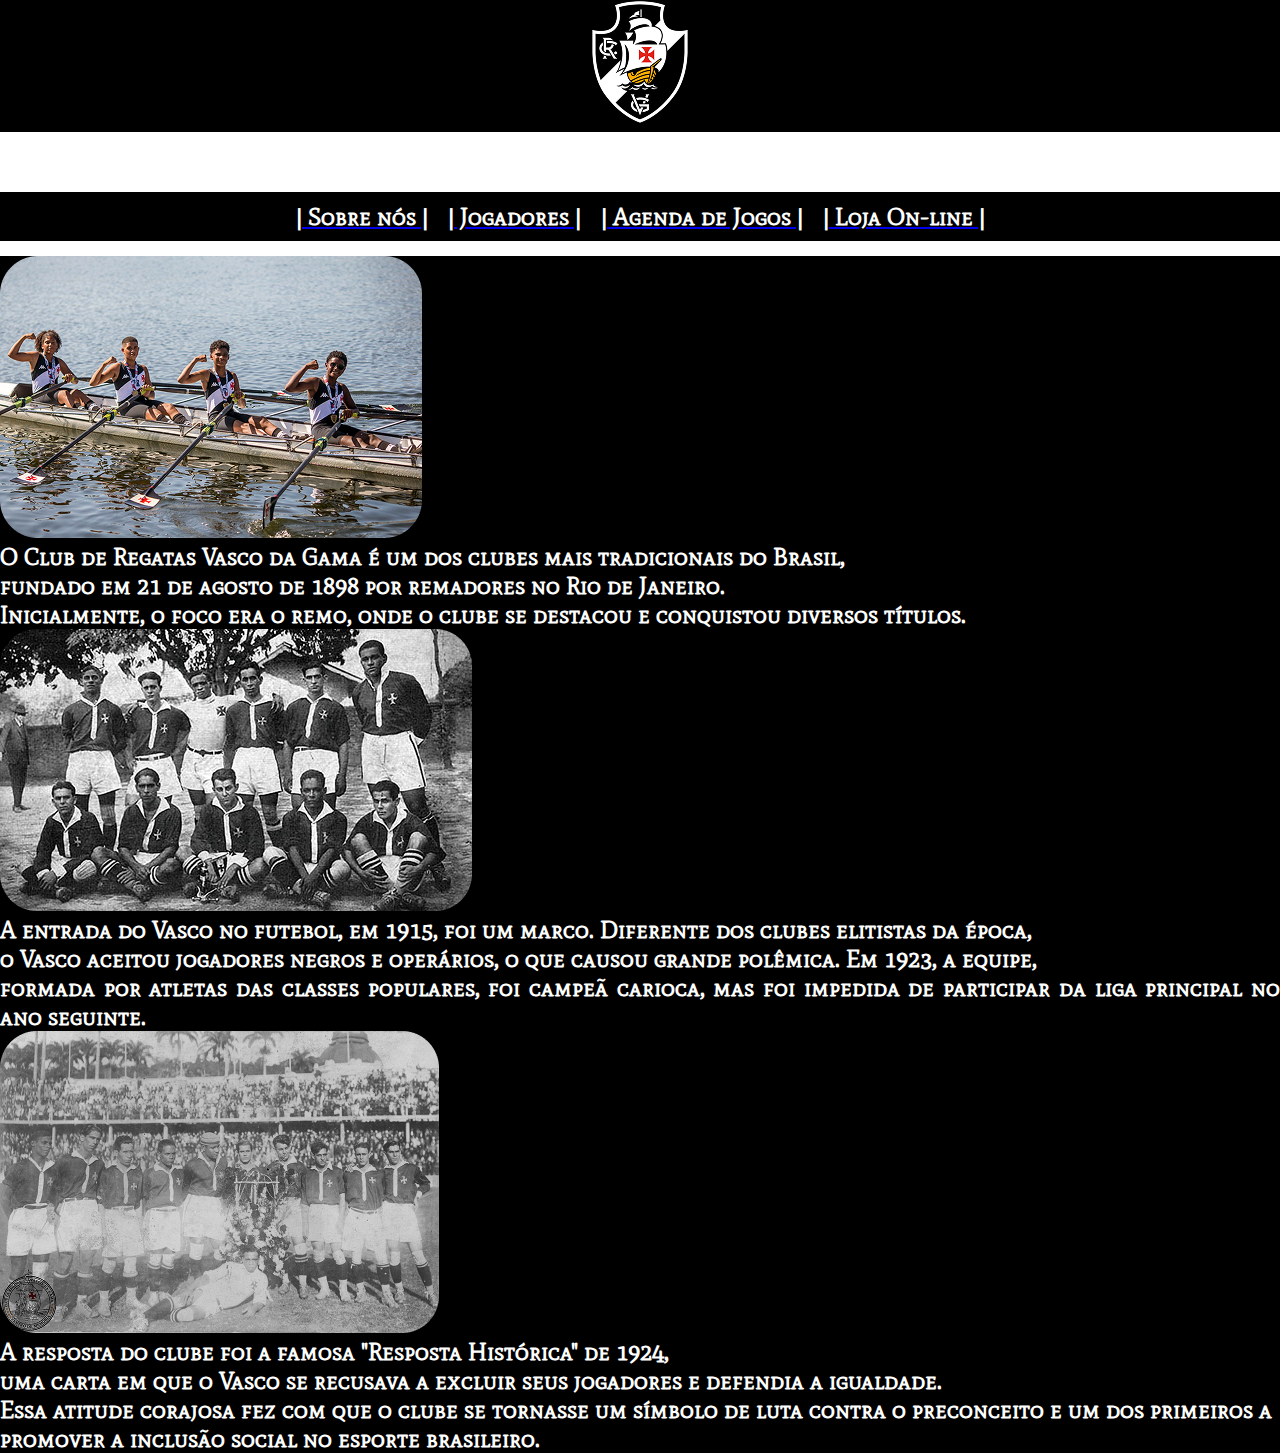
<file: vasco-main/index.html>
<!DOCTYPE html>
<html lang="pt-br">
<head>
    <meta charset="UTF-8" >
    <link rel="stylesheet" href="estilo.css">
    <title>Vasco da Gama</title>
    <link rel="preconnect" href="https://fonts.googleapis.com">
    <link rel="preconnect" href="https://fonts.gstatic.com" crossorigin>
    <link href="https://fonts.googleapis.com/css2?family=Mate+SC&display=swap" rel="stylesheet">
</head>
<body>
            <header id="topo">
                <h1><a href="index.html"><img src="Imagens/logo.png"></a></h1>
            </header> 
            <nav class="topo-menu">
                <a href=" "><h2 class="um"> | Sobre nós | </h2></a>
                <a href="jogadores.html"><h2 class="um">| Jogadores | </h2></a>
                <a href="agendadejogos.html"><h2 class="um">| Agenda de Jogos |</h2></a>
                <a href="lojaonline.html"><h2 class="um">| Loja On-line |   </h2></a>
            </nav>
                    <div class="icones">
                        <article>
                            <img src="Imagens/imagem1.png">
                            <h2 class="texto">O Club de Regatas Vasco da Gama é um dos clubes mais tradicionais do Brasil, <br>
                                fundado em 21 de agosto de 1898 por remadores no Rio de Janeiro. <br>
                                Inicialmente, o foco era o remo, onde o clube se destacou e conquistou diversos títulos. 
                            </h2 class="texto">
                        </article>
                        <article>
                            <img src="Imagens/imagem2.png">
                            <h2 class="texto">A entrada do Vasco no futebol, em 1915, foi um marco. Diferente dos clubes elitistas da época, <br> 
                                o Vasco aceitou jogadores negros e operários, o que causou grande polêmica. Em 1923, a equipe, <br>
                                 formada por atletas das classes populares, foi campeã carioca, mas foi impedida de participar da liga principal no ano seguinte.
                            </h2>
                        </article>
                        <article>
                            <img src="Imagens/imagem3.png">
                            <h2>A resposta do clube foi a famosa "Resposta Histórica" de 1924,<br>
                                uma carta em que o Vasco se recusava a excluir seus jogadores e defendia a igualdade.<br> 
                                Essa atitude corajosa fez com que o clube se tornasse um símbolo de luta contra o preconceito e um dos primeiros a promover a inclusão social no esporte brasileiro.
                            </h2>
                        </article>

                    </div>
                </ul>

</body>
</html>
</file>
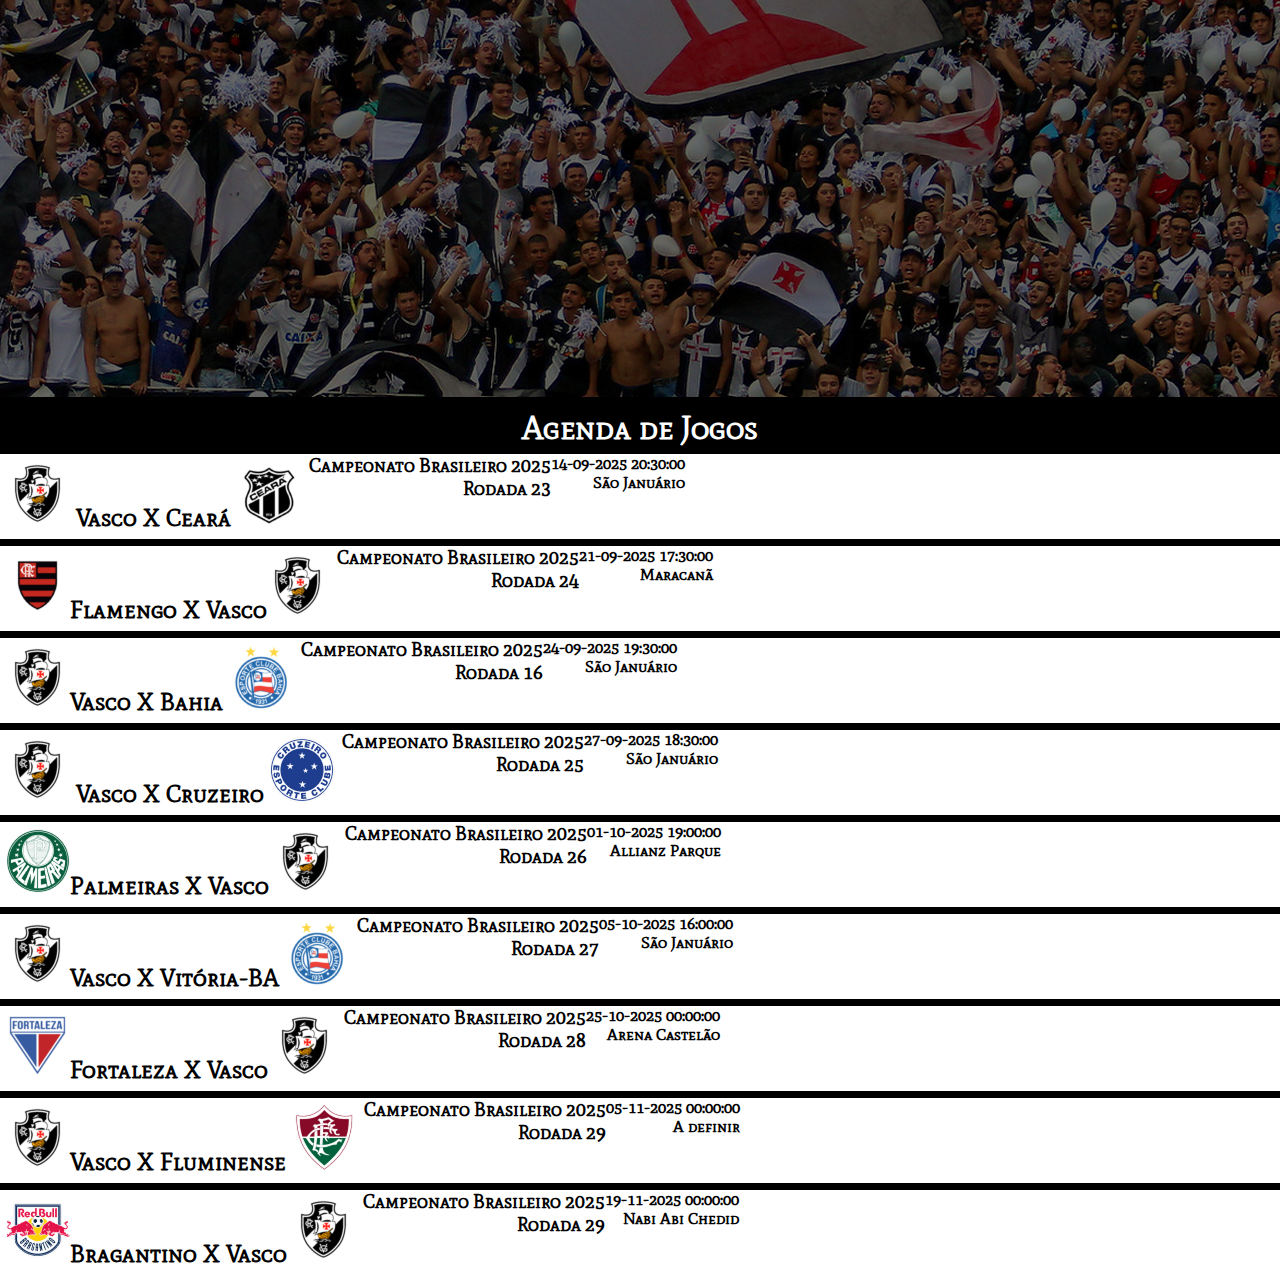
<file: vasco-main/agendadejogos.html>
<!DOCTYPE html>
<html lang="pt-br">
<head>
    <meta charset="UTF-8">
    <link rel="stylesheet" href="estilo3.css">
    <link rel="stylesheet" href="index.html">
     <link rel="preconnect" href="https://fonts.googleapis.com">
    <link rel="preconnect" href="https://fonts.gstatic.com" crossorigin>
    <link href="https://fonts.googleapis.com/css2?family=Mate+SC&display=swap" rel="stylesheet">
    <title>Agenda de jogos</title>
</head>
<body>
    <img class="imagem" src="Imagens/vascoagenda.png">
    <h1 id="a">Agenda de Jogos</h1>
    <div>
    <h2><img src="Imagens/vascomini.png"> Vasco X Ceará <img src="Imagens/ceara.png"> </h2>
    <h3>Campeonato Brasileiro 2025  <br> Rodada 23</h3> <h4>14-09-2025 20:30:00 <br> São Januário</h4>
    </div>
    <div class="div2">
    <h2><img src="Imagens/flamengo.png">Flamengo X Vasco<img src="Imagens/vascomini.png"></h2>
    <h3>Campeonato Brasileiro 2025 <br> Rodada 24</h3> <h4>21-09-2025 17:30:00 <br> Maracanã</h4>
    </div>
    <div class="div3">
        <h2><img src="Imagens/vascomini.png">Vasco X Bahia <img src="Imagens/bahia.png"></h2>
        <h3>Campeonato Brasileiro 2025 <br> Rodada 16</h3> <h4>24-09-2025 19:30:00 <br> São Januário</h4>
    </div>
    <div class="div4">
        <h2><img src="Imagens/vascomini.png"> Vasco X Cruzeiro <img src="Imagens/cruzeiro.png"></h2>
        <h3>Campeonato Brasileiro 2025 <br> Rodada 25</h3> <h4>27-09-2025 18:30:00 <br> São Januário</h4>
    </div>
        <div class="div5">
            <h2><img src="Imagens/palmeiras.png">Palmeiras X Vasco <img src="Imagens/vascomini.png" ></h2>
            <h3>Campeonato Brasileiro 2025 <br> Rodada 26</h3> <h4>01-10-2025 19:00:00 <br> Allianz Parque</h4>
        </div>
        <div class="div6">
            <h2><img src="Imagens/vascomini.png">Vasco X Vitória-BA <img src="Imagens/bahia.png"></h2>
            <h3>Campeonato Brasileiro 2025 <br> Rodada 27</h3> <h4>05-10-2025 16:00:00 <br> São Januário</h4>
        </div>
        <div class="div7">
            <h2><img src="Imagens/fortaleza.png">Fortaleza X Vasco <img src="Imagens/vascomini.png"></h2>
            <h3>Campeonato Brasileiro 2025 <br> Rodada 28</h3> <h4>25-10-2025 00:00:00 <br> Arena Castelão</h4>
        </div>
        <div class="div8">
            <h2><img src="Imagens/vascomini.png">Vasco X Fluminense <img src="Imagens/fluminense.png"></h2>
            <h3>Campeonato Brasileiro 2025 <br> Rodada 29</h3> <h4>05-11-2025 00:00:00 <br> A definir</h4>
        </div>
        <div class="div9">
            <h2><img src="Imagens/bragantino.png">Bragantino X Vasco <img src="Imagens/vascomini.png"></h2>
            <h3>Campeonato Brasileiro 2025 <br> Rodada 29</h3>  <h4>19-11-2025 00:00:00 <br> Nabi Abi Chedid</h4>
        </div>
    </div>
</body>
</html>
</file>
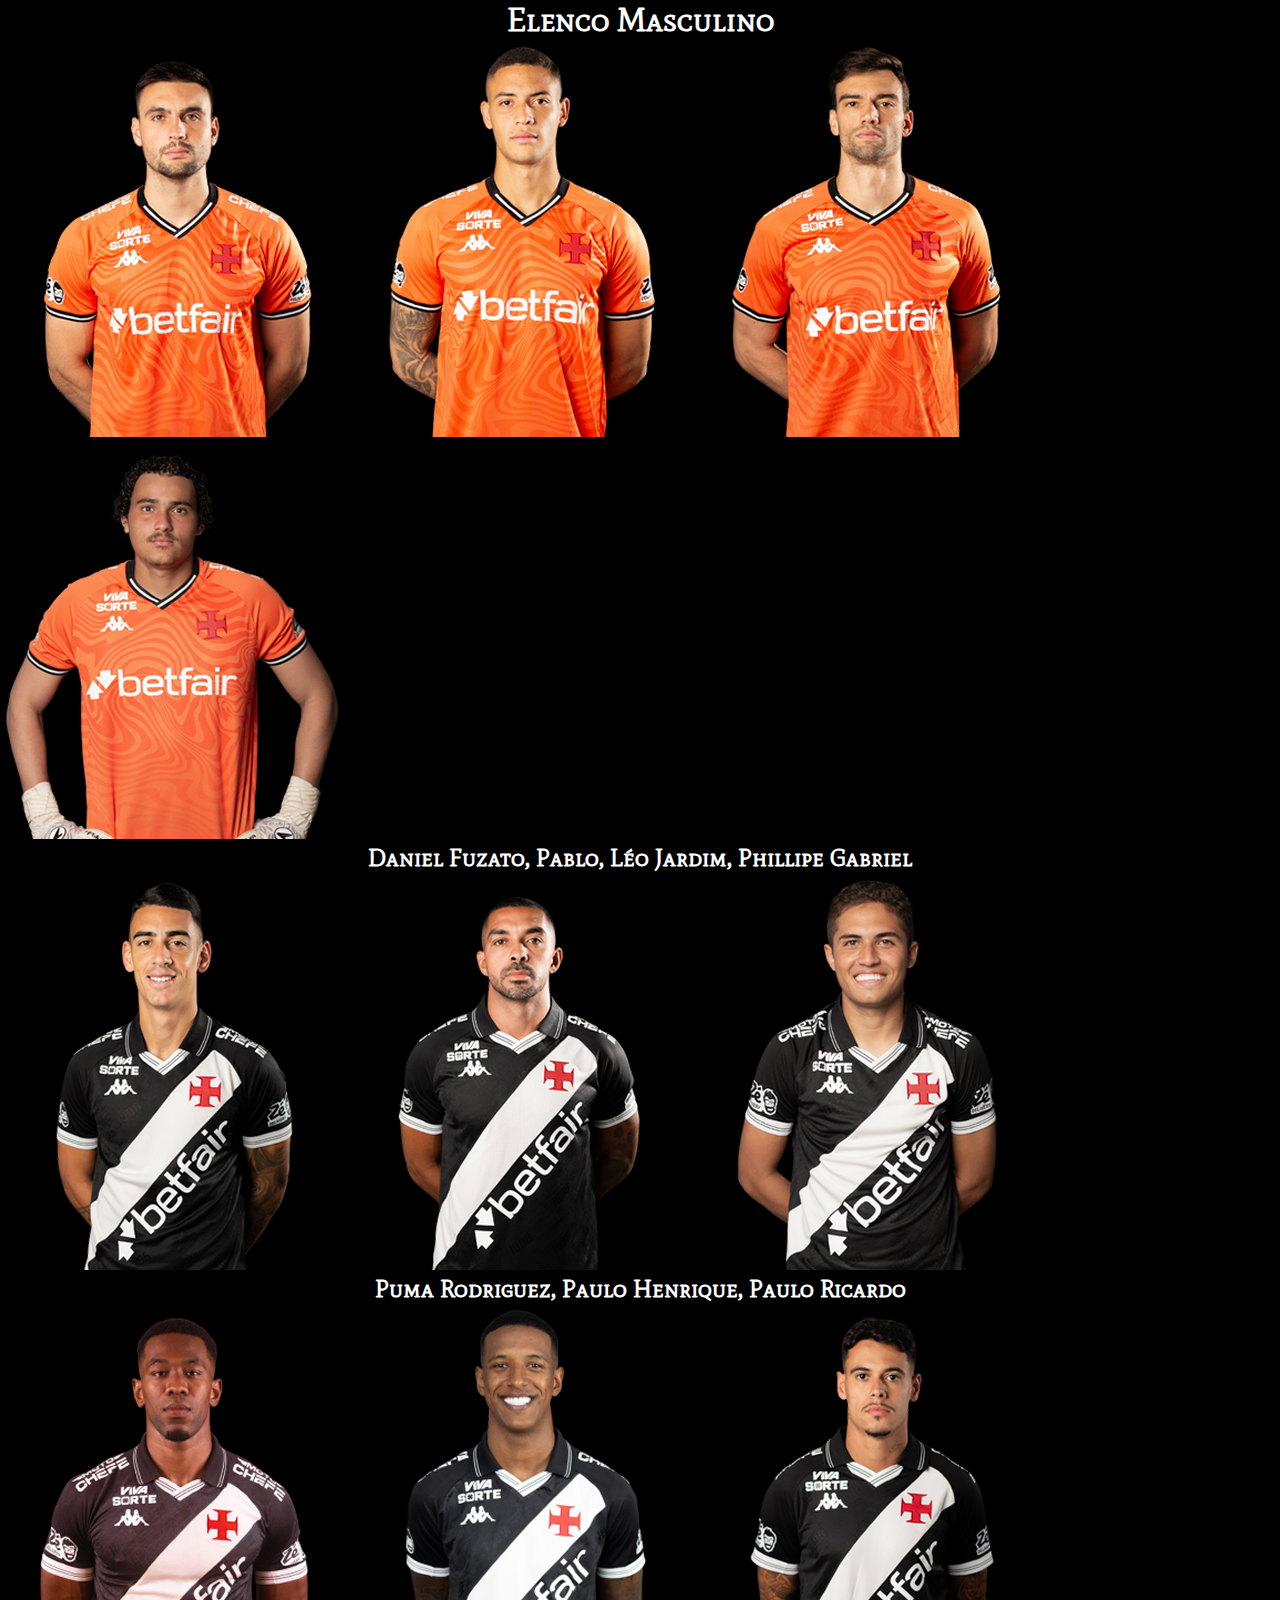
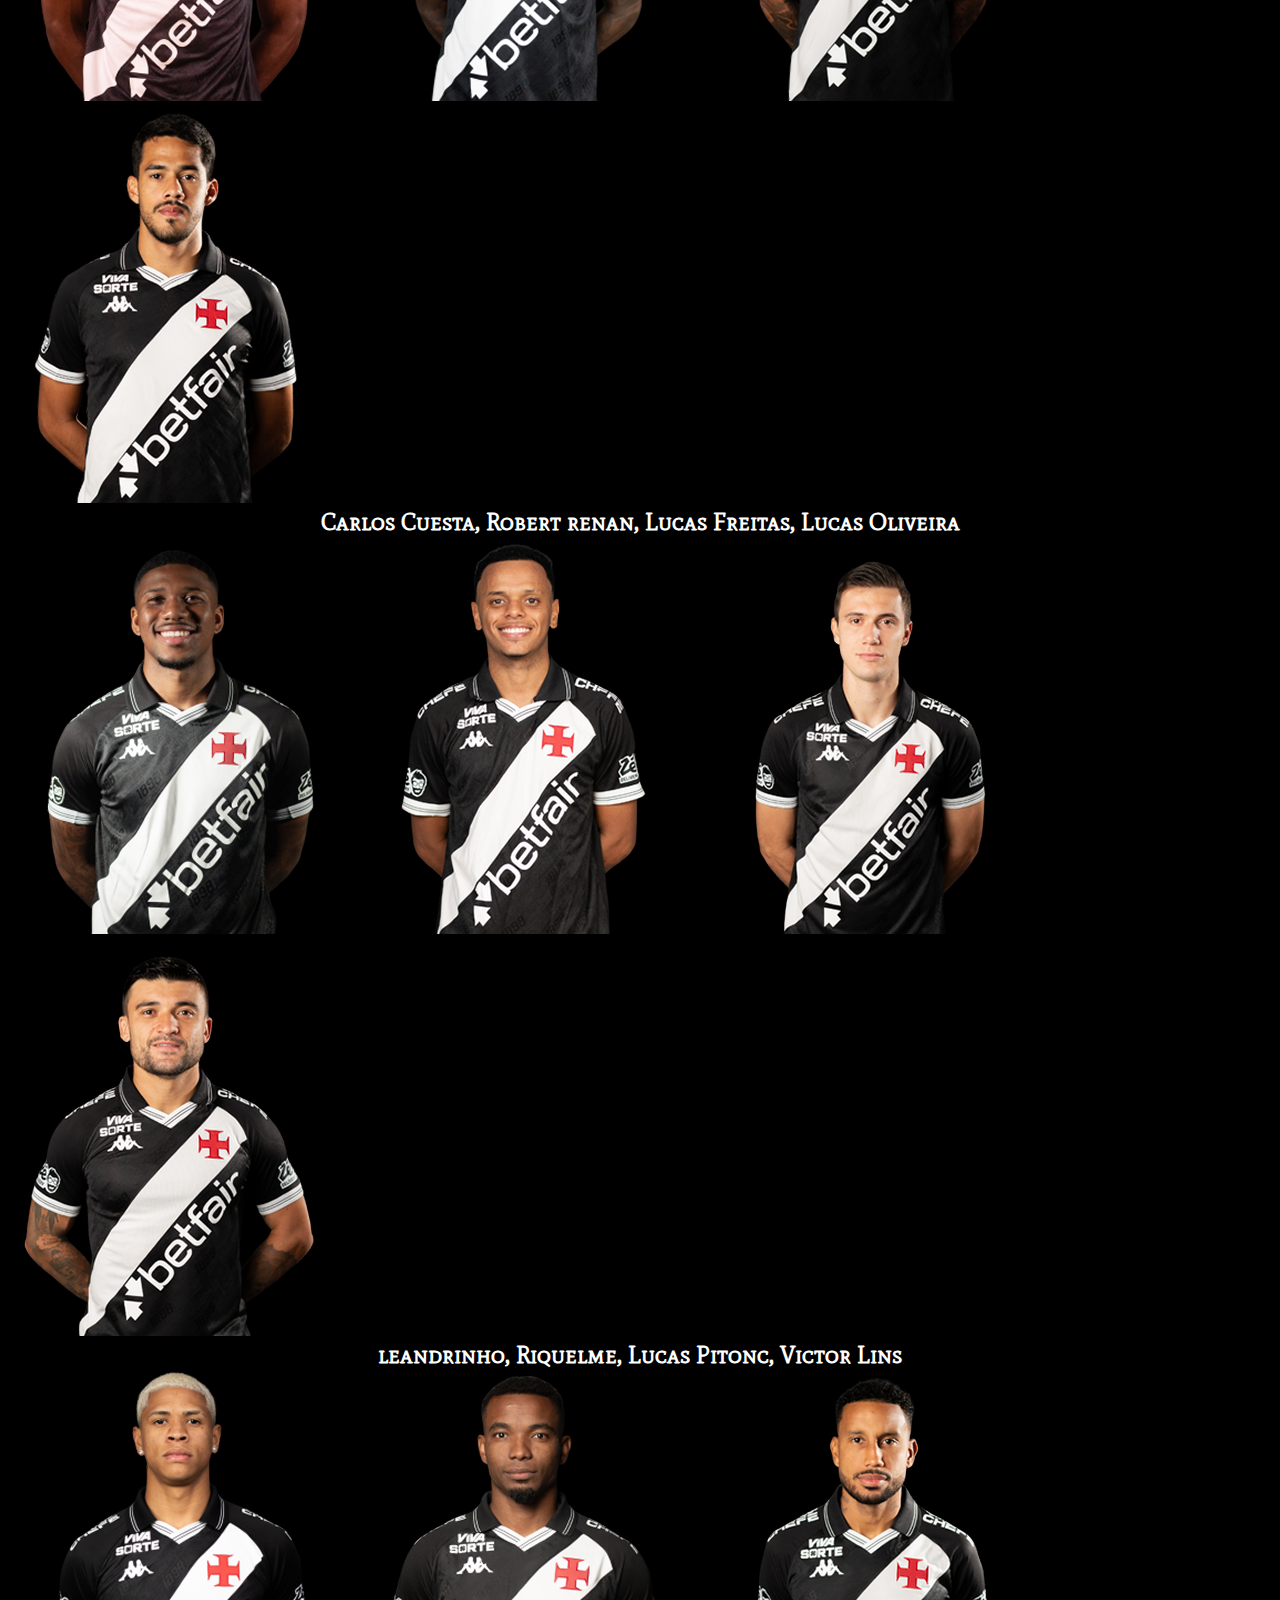
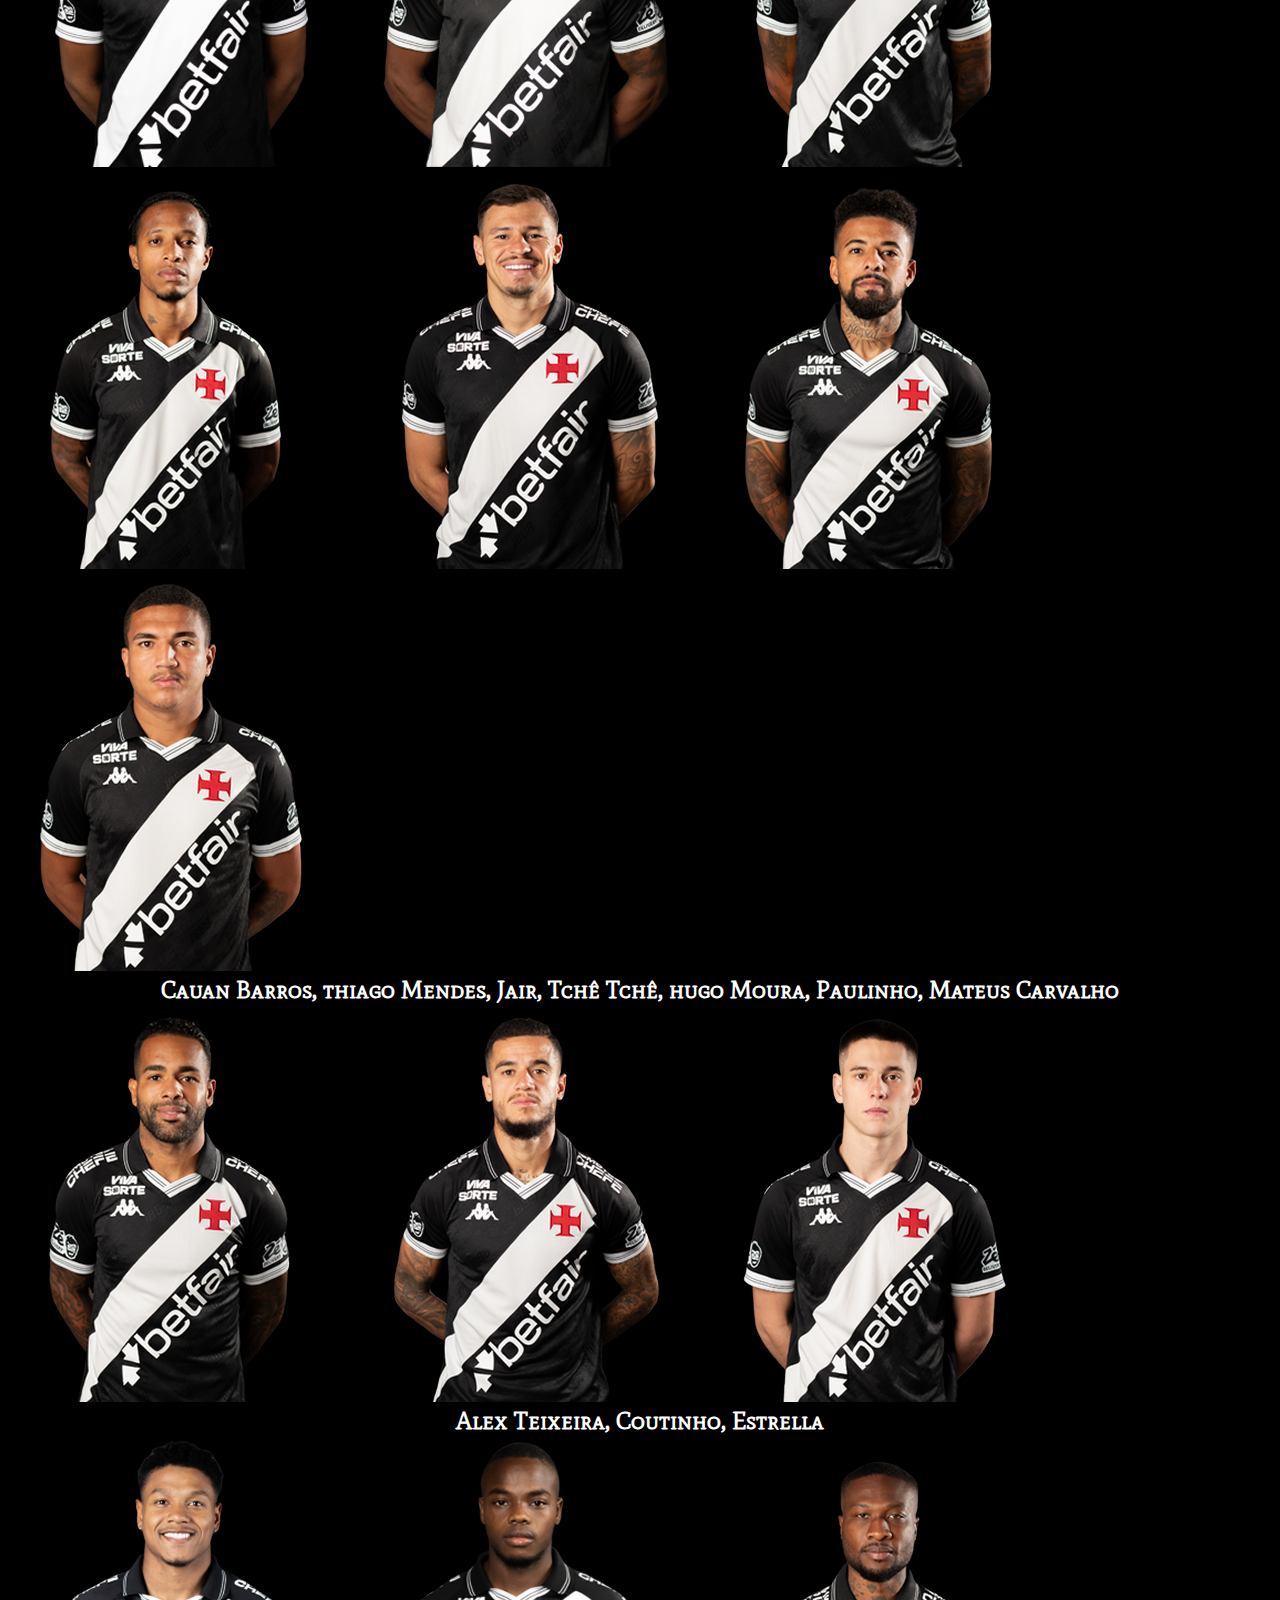
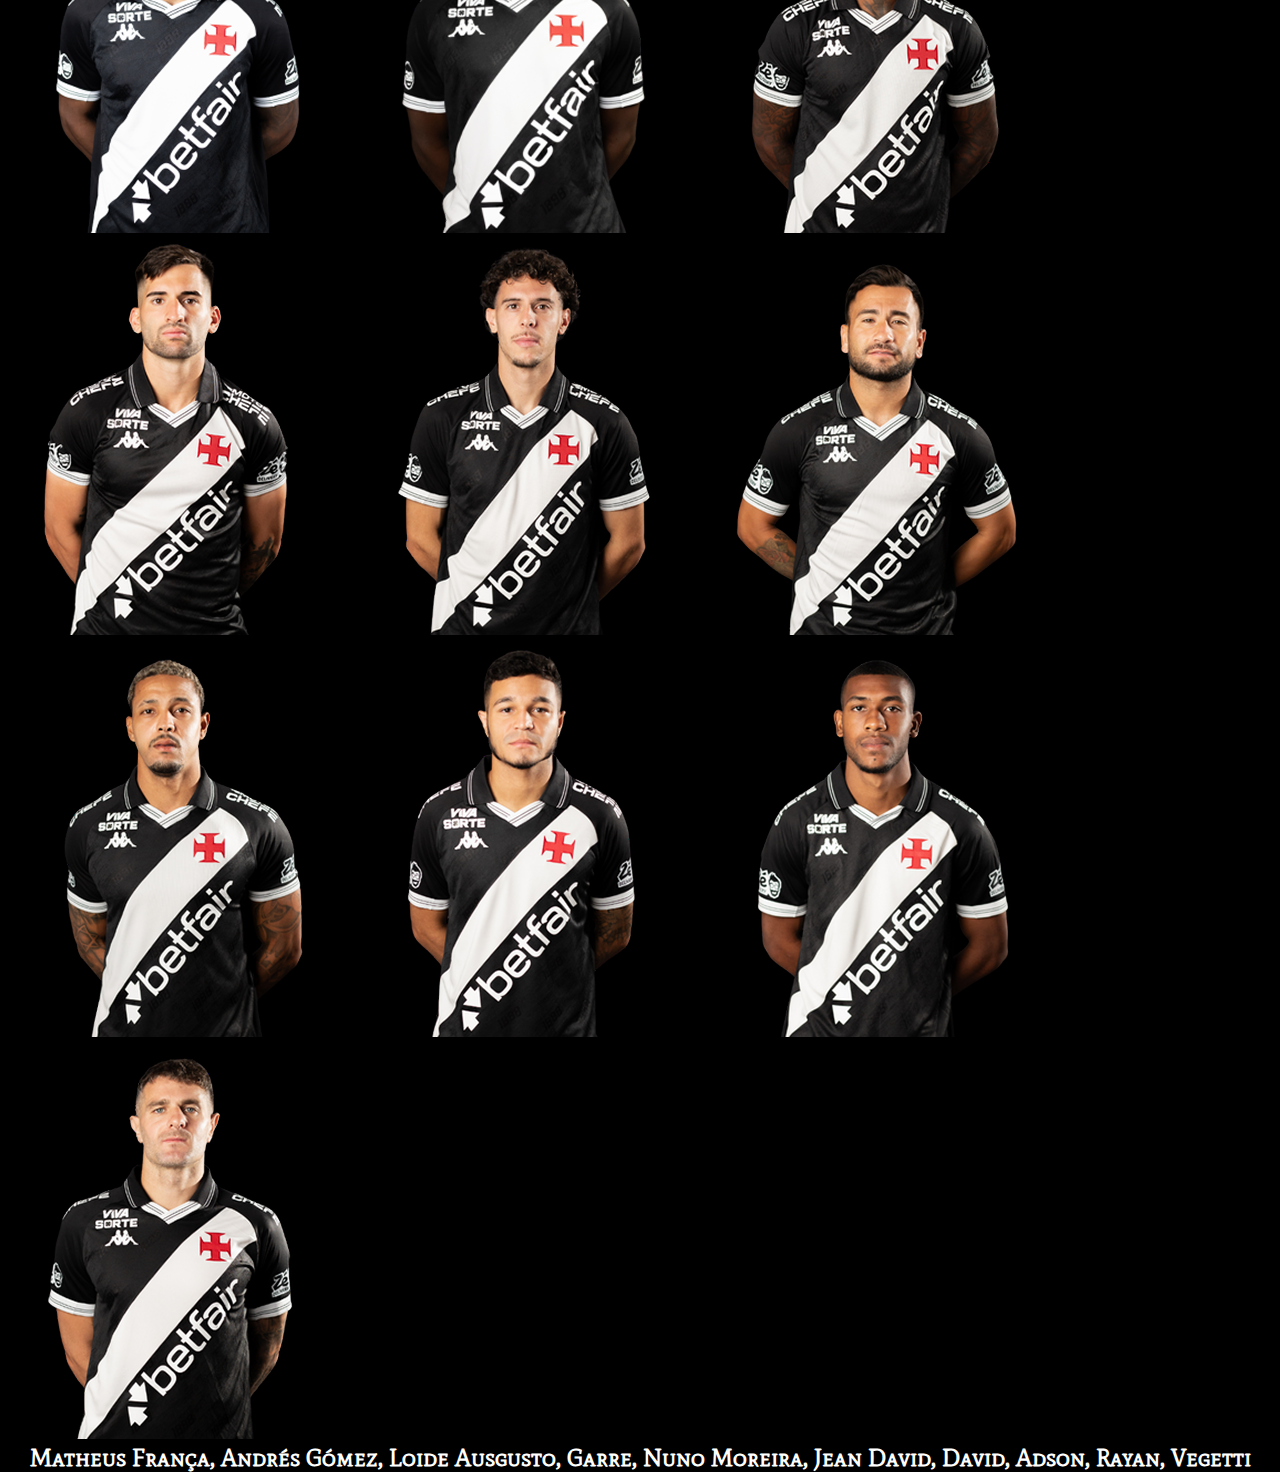
<file: vasco-main/jogadores.html>
<!DOCTYPE html>
<html lang="pt-br" id="lala">
<head>
    <meta charset="UTF-8">
    <title>Jogadores</title>
    <link rel="stylesheet" href="estilo2.css">
    <link rel="preconnect" href="https://fonts.googleapis.com" class="mate-sc-regular">
    <link rel="preconnect" href="https://fonts.gstatic.com" crossorigin class="mate-sc-regular">
    <link href="https://fonts.googleapis.com/css2?family=Mate+SC&display=swap" rel="stylesheet" class="mate-sc-regular">
    <link rel="stylesheet" href="index.html">
</head>
<body>
    <header id="topo2">
        <h1>Elenco Masculino</h1>
    </header>
    <div class="icones2">
    <article>
       <img src="Imagens/daniel.png"> <img src="Imagens/pablo.png"> <img src="Imagens/leo.png"> <img src="Imagens/phillipe.png">
       <h2 class="texto">Daniel Fuzato,      Pablo,   Léo  Jardim,   Phillipe Gabriel</h2>
    </article>
    <article>
        <img src="Imagens/puma.png"> <img src="Imagens/pauloh.png"> <img src="Imagens/paulor.png">
        <h2 class="texto">Puma Rodriguez,  Paulo Henrique,   Paulo Ricardo</h2> 
    </article>
    <article>
        <img src="Imagens/carlos.png"> <img src="Imagens/robert.png"> <img src="Imagens/lucasf.png"> <img src="Imagens/lucaso.png">
        <h2 class="texto"> Carlos Cuesta, Robert renan, Lucas Freitas, Lucas Oliveira </h2>
    </article>
    <article>
        <img src="Imagens/leandrinho.png"> <img src="Imagens/riquelme.png"> <img src="Imagens/lucasp.png"> <img src="Imagens/victor.png">
        <h2 class="texto"> leandrinho, Riquelme, Lucas Pitonc, Victor Lins </h2>
    </article>
    <article>
        <img src="Imagens/cauan.png"> <img src="Imagens/thiago.png"> <img src="Imagens/jair.png"> <img src="Imagens/tchetche.png"> <img src="Imagens/hugo.png"> <img src="Imagens/paulinho.png">  <img src="Imagens/mateus.png"> 
        <h2 class="texto">Cauan Barros, thiago Mendes, Jair, Tchê Tchê, hugo Moura, Paulinho, Mateus Carvalho </h2>
    </article>
    <article>
        <img src="Imagens/alex.png"> <img src="Imagens/coutinho.png"> <img src="Imagens/estrella.png">
        <h2 class="texto">Alex Teixeira, Coutinho, Estrella </h2>
    </article>
    <article>
        <img src="Imagens/matheus.png"> <img src="Imagens/andres.png"> <img src="Imagens/loide.png"> <img src="Imagens/garre.png"> <img src="Imagens/nuno.png"> <img src="Imagens/jean.png"> <img src="Imagens/david.png"> <img src="Imagens/adson.png"> <img src="Imagens/rayan.png"> <img src="Imagens/vegetti.png">
         <h2 class="texto">Matheus França, Andrés Gómez, Loide Ausgusto, Garre, Nuno Moreira, Jean David, David, Adson, Rayan, Vegetti </h2>
    </article>
    </div>
    
</body>
</html>
</file>
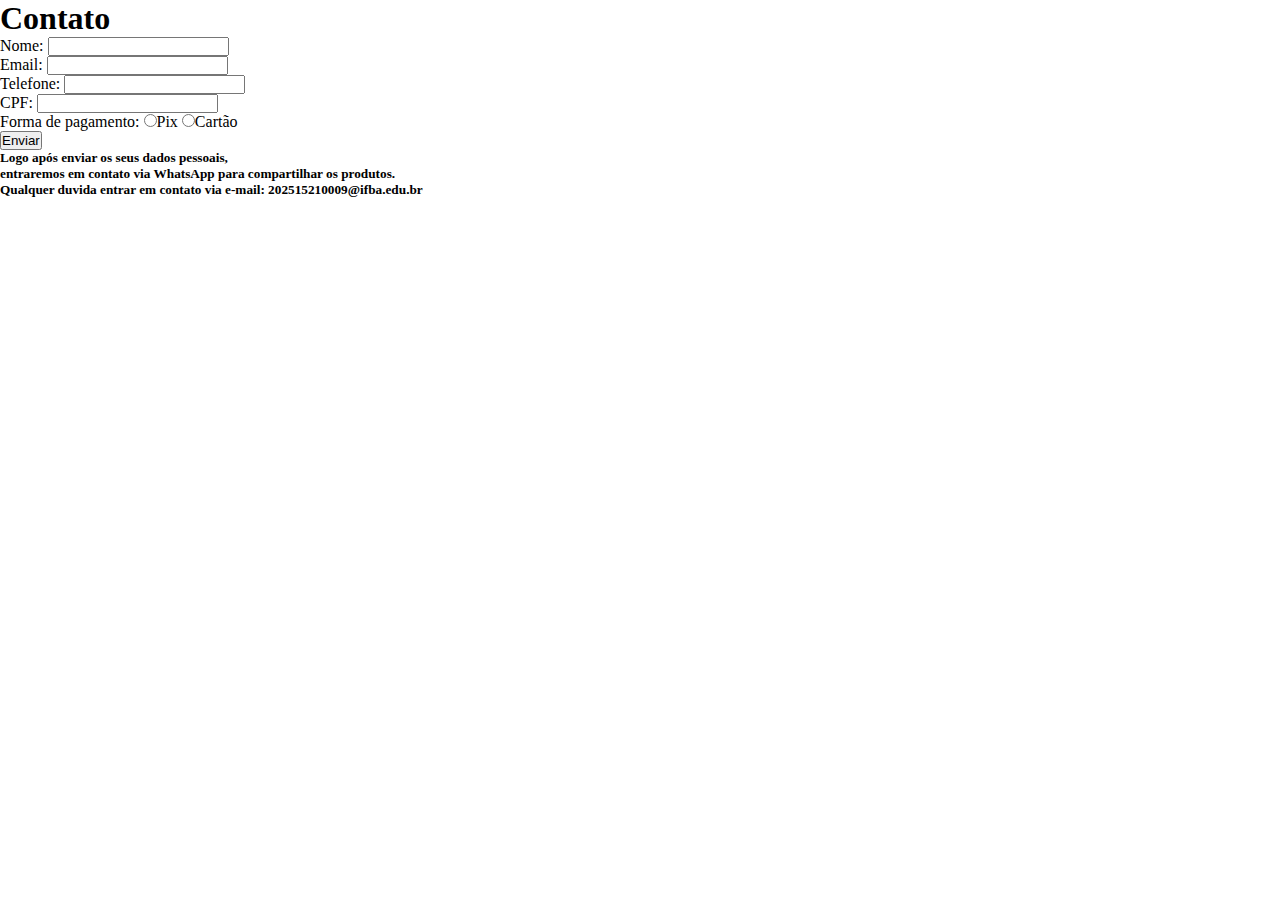
<file: vasco-main/lojaonline.html>
<!DOCTYPE html>
<html lang="pt-BR">
<head>
    <meta charset="UTF-8">
    <meta http-equiv="X-UA-Compatible" content="IE=edge">
    <meta name="viewport" content="width=device-width, initial-scale=1.0">
    <link rel="stylesheet" href="estilo.css">
    <title>Lojas</title>
</head>
<body>
    <h1>Contato</h1>

    <form>
    <label for="nome">Nome:
        <input type="text" name="nome" id="nome">
        </label>
        <br>
        
            <label for="email">Email:
                <input type="email" name="email" id="email">
                </label> 
                <br>   
                
                    <label for="telefone">Telefone:
                        <input type="tel" name="telefone" id="telefone">
                        </label>
                        <br>
                        
                            <label for="cpf">CPF:
                                <input type="text" name="cpf" id="cpf">
                                </label>
                                <br>

                                    <label for="pagamento">Forma de pagamento:
                                        <input type="radio" name="pagamento" id="pagamento">Pix
                                        <input type="radio" name="pagamento" id="pagamento">Cartão
                                        </label>
                                        <br>

                                        <input type="button" id="botao" name="botao" value="Enviar">                                    

                                    
</form>
<h5>Logo após enviar os seus dados pessoais, <br> 
    entraremos em contato via WhatsApp para compartilhar os produtos.<br>
    Qualquer duvida entrar em contato via e-mail: 202515210009@ifba.edu.br</h5>
</body>
</html>
</file>
<file: vasco-main/estilo.css>
*{
    margin: 0;
    padding: 0;
    box-sizing: border-box;
}
#topo{
    background-color: black;
    text-align: center;
}
.topo-menu {
background-color: black;
padding: 10px;
display: flex;
justify-content: center;
gap:20px;
margin: 60PX 0 15px;
color: white;
}
.icones{
    background-color: black;
    color: white;
    
}
.texto{
   text-align: justify;

}
.um{
    color: white;
}
.um :hover{
    color: red;
}
body{
    font-family: "Mate SC", serif;
    font-weight: 400;
    font-style: normal;
}
@media screen and(max-width: 425px) {
    #topo{
        display: flex;
        flex-direction: column;
    }
    .topo-menu{
        display: flex;
        flex-direction: column;
    }
    .texto{
        display: flex;
        flex-direction: column;
    }
}

@media screen and(max-width:775px) {
    #topo{
        display: flex;
        flex-direction: column;
    }
    .topo-menu{
        display: flex;
        flex-direction: column;
    }
    .texto{
        display: flex;
        flex-direction: column;
    }
}
</file>
<file: vasco-main/estilo3.css>
*{
    margin: 0;
    padding: 0;
    box-sizing: border-box;
}
body{
    background-color: black;
    color: white;
     font-family: "Mate SC", serif;
    font-weight: 400;
    font-style: normal;

}
#a{
    text-align: center;
    margin: 7px;
}
h2{
    background-color: white;
    color: black;
    margin: 7px;

}
h3{
   text-align: end;
   

}
h4{
    text-align: end;
    
   
}
div{
    display: flex;
    background-color: white;
    color:black
}
.div2{
    margin-top: 7px;
}
.div3{
    margin-top: 7px;
}
.div4{
    margin-top: 7px;
}
.div5{
    margin-top: 7px;
}
.div6{
    margin-top: 7px;
}
.div7{
    margin-top: 7px;
}
.div8{
    margin-top: 7px;
}
.div9{
    margin-top: 7px;
}
</file>
<file: vasco-main/estilo2.css>
*{
    margin: 0;
    padding: 0;
    box-sizing: border-box;
}
body{
    font-family: "Mate SC", serif;
    font-weight: 400;
    font-style: normal;
    background-color: black;
    color: white;
}
#topo2{
    text-align: center;
}
.texto{
    display: flex;
    justify-content: center;
}
</file>
